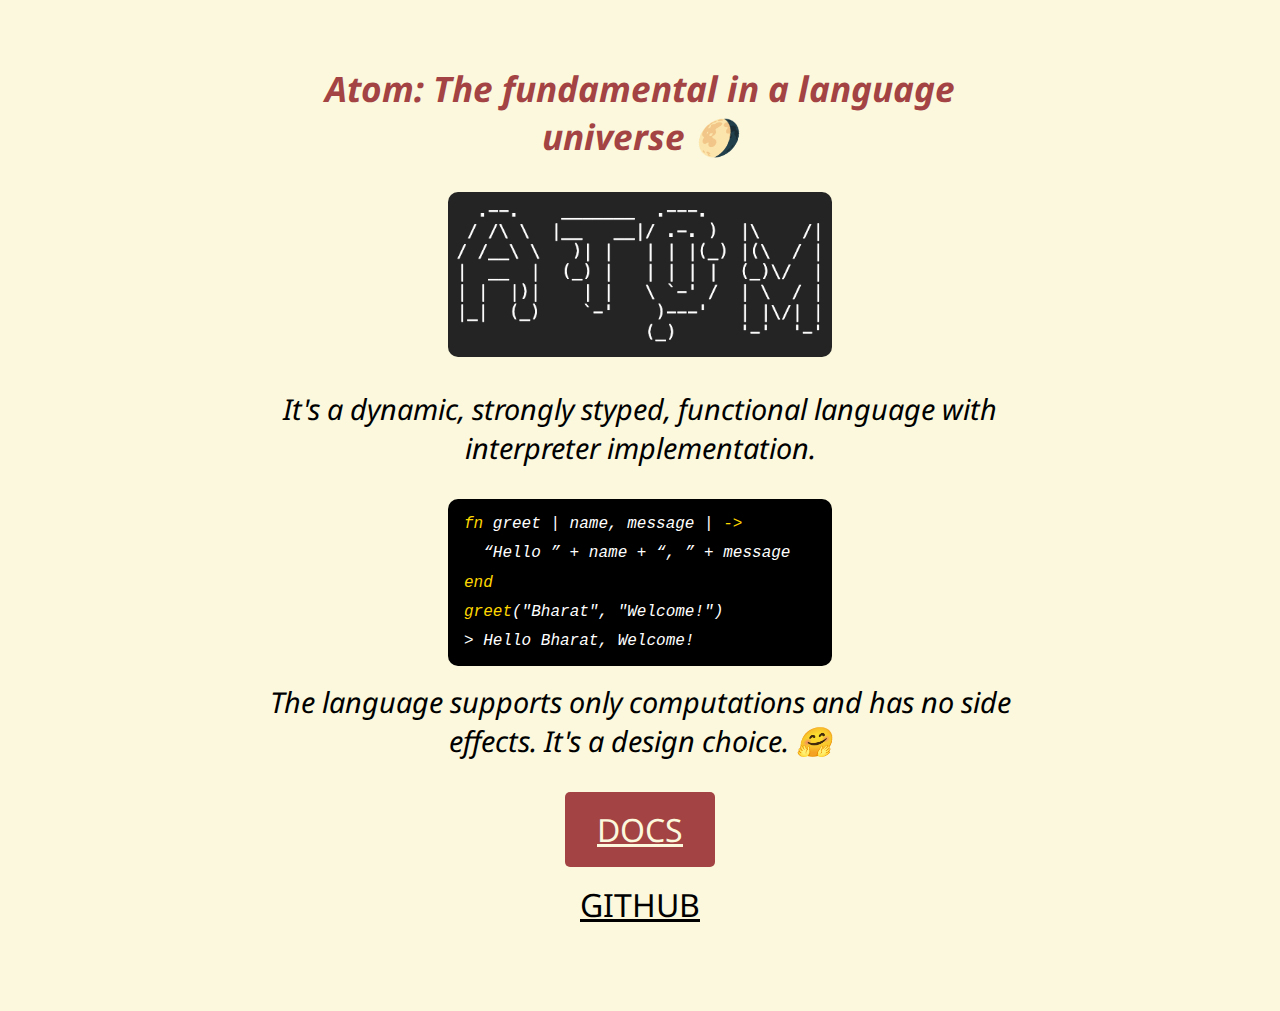
<file: src/index.html>
<!DOCTYPE html>
<html lang="en">

<head>
    <meta charset="UTF-8">
    <meta name="viewport" content="width=device-width, initial-scale=1">
    <link rel="icon" type="image/x-icon" href="favicon.ico">
    <title>Atom</title>
    <link href="style.css" rel="stylesheet">
</head>

<body>
<header class="header--home">
    <h1>Atom: The fundamental in a language universe 🌖</h1>
    <img src="logo.png" alt="atom logo">
    <p>It's a dynamic, strongly styped, functional language with interpreter implementation.</p>
</header>
<main class="home">
    <div class="code">
        <code>
            <span>fn</span> greet | name, message | <span>-></span>
        </code>
        <code>&nbsp;&nbsp;&ldquo;Hello &rdquo; + name + &ldquo;, &rdquo; + message</code>
        <code><span>end</span></code>
        <code><span>greet</span>("Bharat", "Welcome!")</code>
        <code>> Hello Bharat, Welcome!</code>
    </div>
    <p>The language supports only computations and has no side effects. It's a design choice. 🤗</p>
</main>
<footer>
    <a href="docs.html">DOCS</a>
    <a class="github" href="https://github.com/iamBharatManral/atom" target="_blank">GITHUB</a>
</footer>
</body>

</html>
</file>
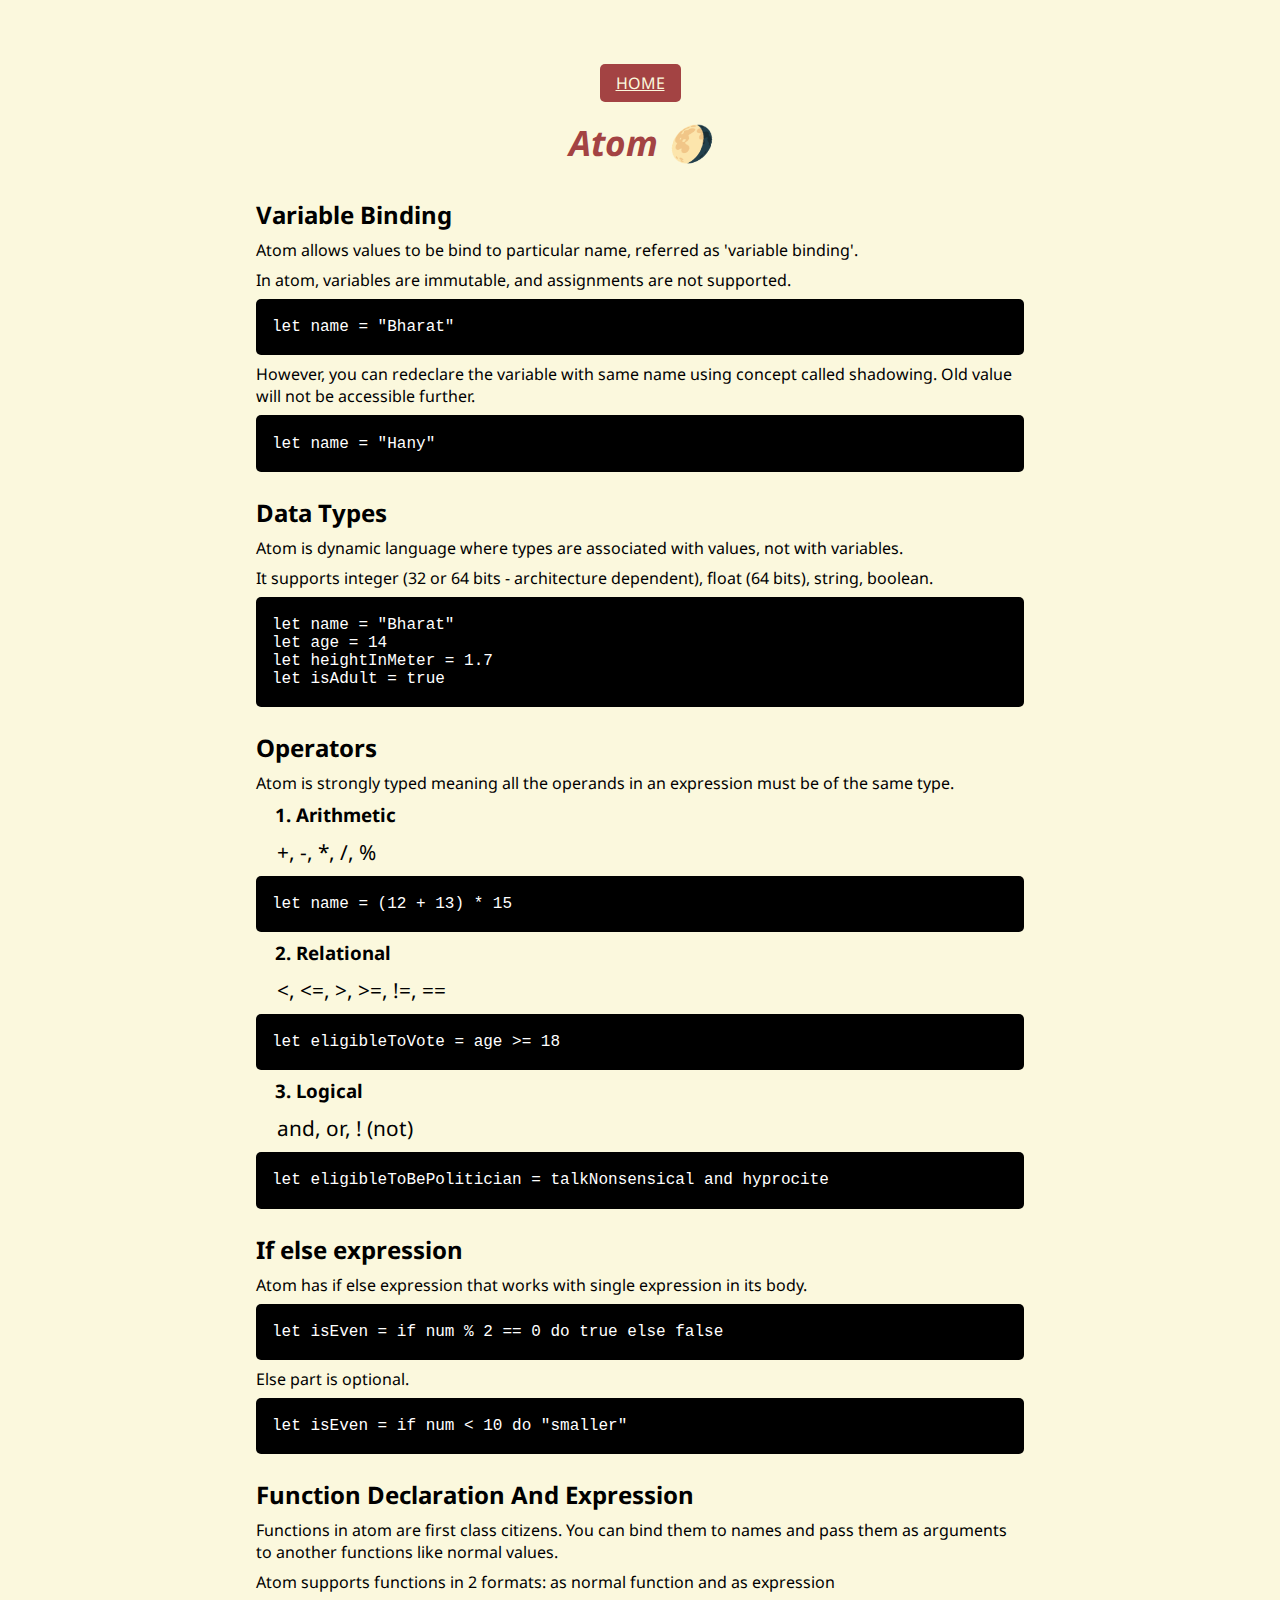
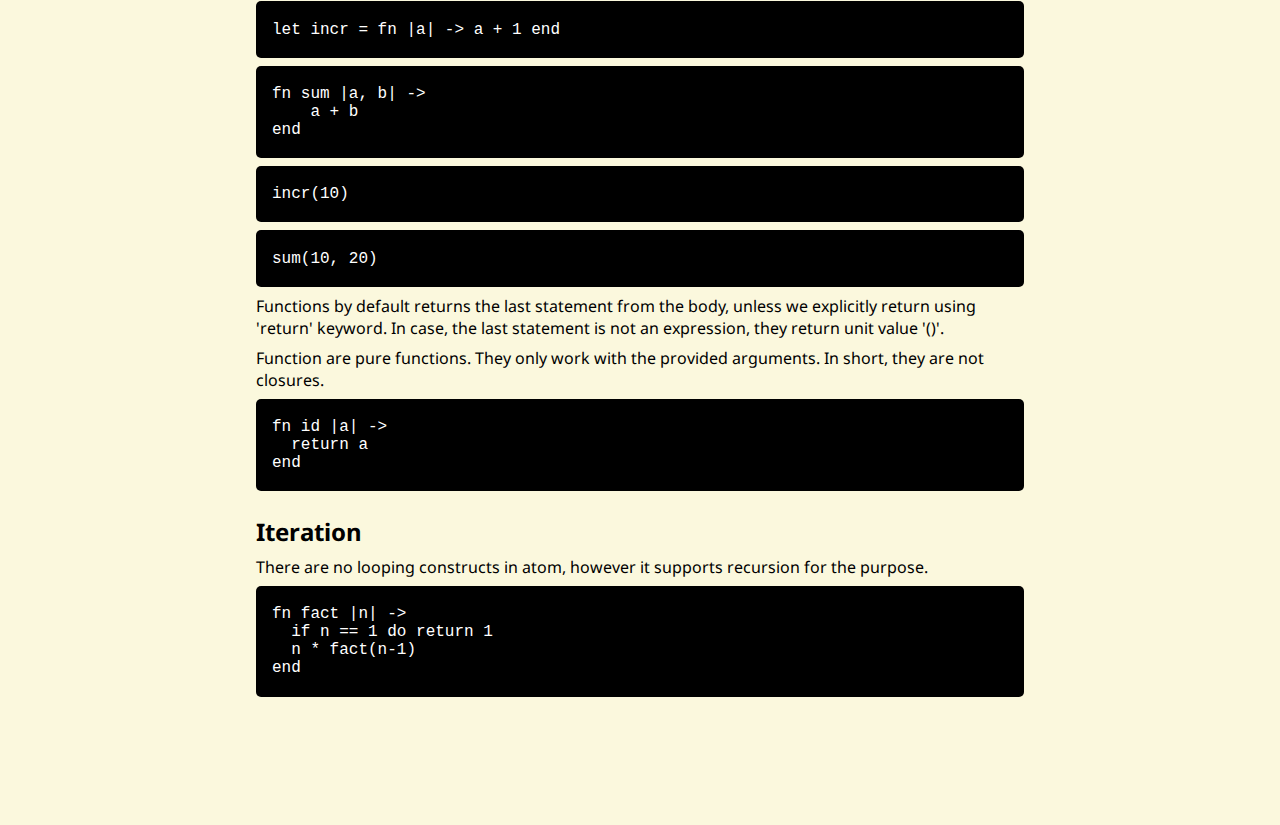
<file: src/docs.html>
<!DOCTYPE html>
<html lang="en">
<head>
    <meta charset="UTF-8">
    <meta name="viewport" content="width=device-width, initial-scale=1">
    <link rel="icon" type="image/x-icon" href="favicon.ico">
    <title>Atom</title>
    <link href="style.css" rel="stylesheet">
</head>
<body>
<header class="header--docs">
    <a href="index.html">HOME</a>
    <h1>Atom 🌖</h1>
</header>
<main class="docs">
    <article>
        <h2>Variable Binding</h2>
        <p>Atom allows values to be bind to particular name, referred as 'variable binding'.</p>
        <p>In atom, variables are immutable, and assignments are not supported.</p>
        <code>let name = "Bharat"</code>
        <p>However, you can redeclare the variable with same name using concept called shadowing. Old value will not be
            accessible further.</p>
        <code>let name = "Hany"</code>
    </article>
    <article>
        <h2>Data Types</h2>
        <p>Atom is dynamic language where types are associated with values, not with variables.</p>
        <p>It supports integer (32 or 64 bits - architecture dependent), float (64 bits), string, boolean.</p>
        <code>let name = "Bharat" <br>let age = 14 <br>let heightInMeter = 1.7 <br>let isAdult = true
        </code>
    </article>
    <article>
        <h2>Operators</h2>
        <p>Atom is strongly typed meaning all the operands in an expression must be of the same type.</p>
        <section>
            <h3>1. Arithmetic</h3>
            <p class="op">+, -, *, /, %</p>
            <code>let name = (12 + 13) * 15</code>
        </section>
        <section>
            <h3>2. Relational</h3>
            <p class="op">&lt;, &lt;=, &gt;, &gt;=, !=, ==</p>
            <code>let eligibleToVote = age &gt;= 18 </code>
        </section>
        <section>
            <h3>3. Logical</h3>
            <p class="op">and, or, ! (not)</p>
            <code>let eligibleToBePolitician = talkNonsensical and hyprocite</code>
        </section>
    </article>
    <article>
        <h2>If else expression</h2>
        <p>Atom has if else expression that works with single expression in its body.</p>
        <code>let isEven = if num % 2 == 0 do true else false</code>
        <p>Else part is optional.</p>
        <code>let isEven = if num &lt; 10 do "smaller"</code>
    </article>
    <article>
        <h2>Function Declaration And Expression</h2>
        <p>Functions in atom are first class citizens. You can bind them to names and pass them as arguments to another
            functions like normal values.</p>
        <p>Atom supports functions in 2 formats: as normal function and as expression</p>
        <code>let incr = fn |a| -&gt; a + 1 end</code>
        <code>fn sum |a, b| -&gt; <br>&nbsp; &nbsp; a + b <br>end</code>
        <code>incr(10)</code>
        <code>sum(10, 20)</code>
        <p>Functions by default returns the last statement from the body, unless we explicitly return using 'return'
            keyword. In case, the last statement is not an expression, they return unit value '()'.</p>
        <p>Function are pure functions. They only work with the provided arguments. In short, they are not
            closures.</p>
        <code>fn id |a| -&gt; <br>&nbsp; return a <br>end</code>
    </article>
    <article>
        <h2>Iteration</h2>
        <p>There are no looping constructs in atom, however it supports recursion for the purpose.</p>
        <code>fn fact |n| -&gt; <br>&nbsp;&nbsp;if n == 1 do return 1 <br>&nbsp;&nbsp;n * fact(n-1) <br>end</code>
    </article>
</main>
<footer>
</footer>

</body>
</html>
</file>
<file: src/style.css>
@import url('https://fonts.googleapis.com/css2?family=Noto+Sans:ital,wght@0,100..900;1,100..900&display=swap');

* {
    box-sizing: border-box;
    margin: 0;
    padding: 0;
}

body {
    font-family: "Noto Sans", sans-serif;
    background: #FBF8DD;
    margin: 4rem auto;
    display: flex;
    flex-direction: column;
    gap: 2rem;
    max-width: 60vw;
}

.header--home {
    display: flex;
    flex-direction: column;
    align-items: center;
    gap: 2rem;
}

.home {
    display: flex;
    flex-direction: column;
    gap: 1rem;
}

.header--home img {
    width: 30vw;
    border-radius: 10px;
}

h1 {
    color: #A34343;
    text-align: center;
    font-size: 2.2rem;
    font-style: italic;
    font-weight: bolder;
}

.download {
    font-style: italic;
    color: #A34342;
}

sup {
    font-size: 0.8rem;
    display: inline;
}

.header--docs h1 a {
    padding: 0;
    background: none;
}

.header--home p,
.home p {
    font-size: 1.8rem;
    text-align: center;
    font-style: italic;
    margin: 0 auto;
}

.code {
    display: flex;
    flex-direction: column;
    gap: 0.7rem;
    background: black;
    max-width: 60vw;
    min-width: 30vw;
    margin: 0 auto;
    padding: 1rem;
    color: white;
    border-radius: 10px;
    font-size: 1rem;
    font-style: italic;
}

span {
    color: gold;
}

footer a {
    font-size: 2rem;
    background: #A34343;
    color: #FBF8DD;
    padding: 0.5em 1em;
    margin: 0 auto;
    display: block;
    width: min-content;
    cursor: pointer;
    border-radius: 5px;
}

.header--docs {
    display: flex;
    align-items: center;
    justify-content: space-around;
    gap: 1rem;
    flex-direction: column;
}

.docs {
    margin: 0 auto;
    display: flex;
    flex-direction: column;
    gap: 1rem;
}

.docs p {
    font-size: 1rem;
    margin: 0.5em 0;
}

.header--docs a {
    background: #A34343;
    color: #FBF8DD;
    padding: 0.5em 1em;
    border-radius: 5px;
}

.docs code {
    background: black;
    padding: 1.2em 1em;
    color: white;
    border-radius: 5px;
    margin: 0.5rem 0;
    display: block;
    font-size: 1rem;
}

section .op {
    font-size: 1.3rem;
}

section .op,
h3 {
    margin-left: 1em;
}

.github {
    background: none;
    color: black;
}
</file>
